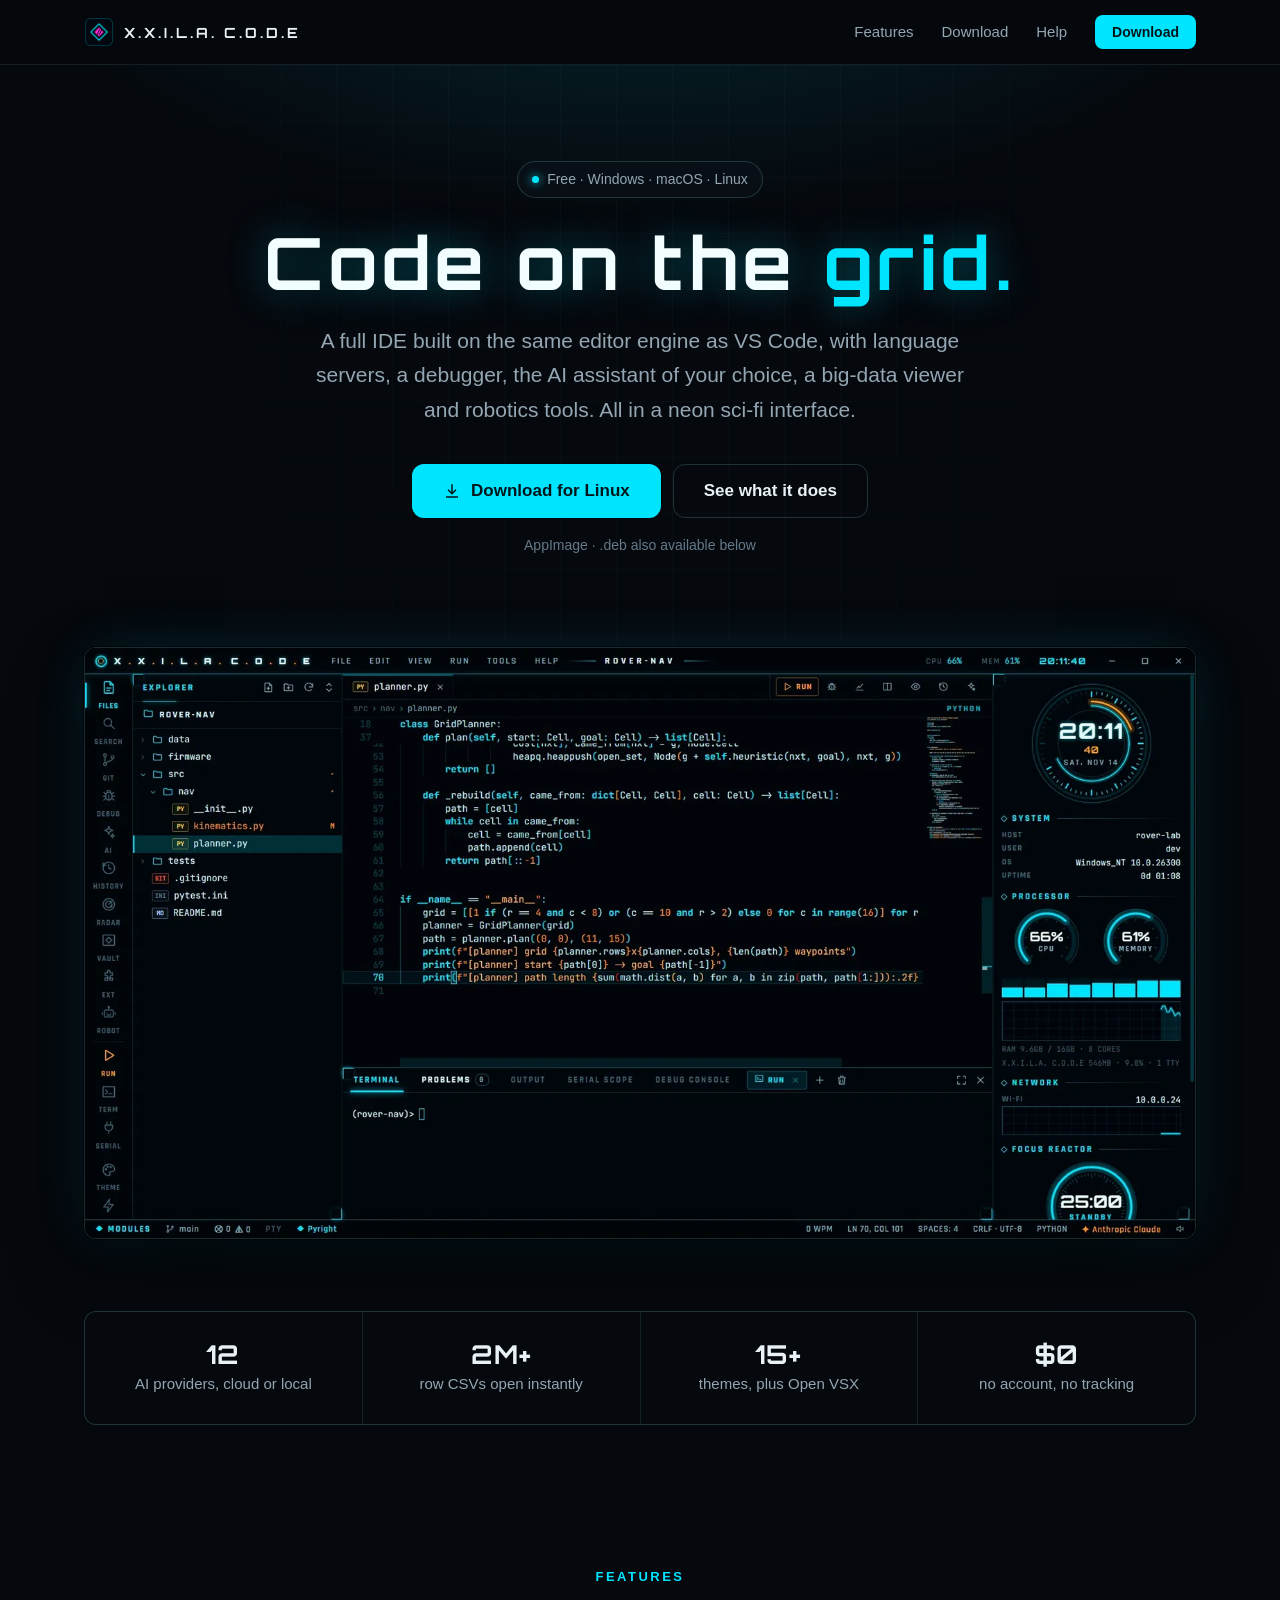
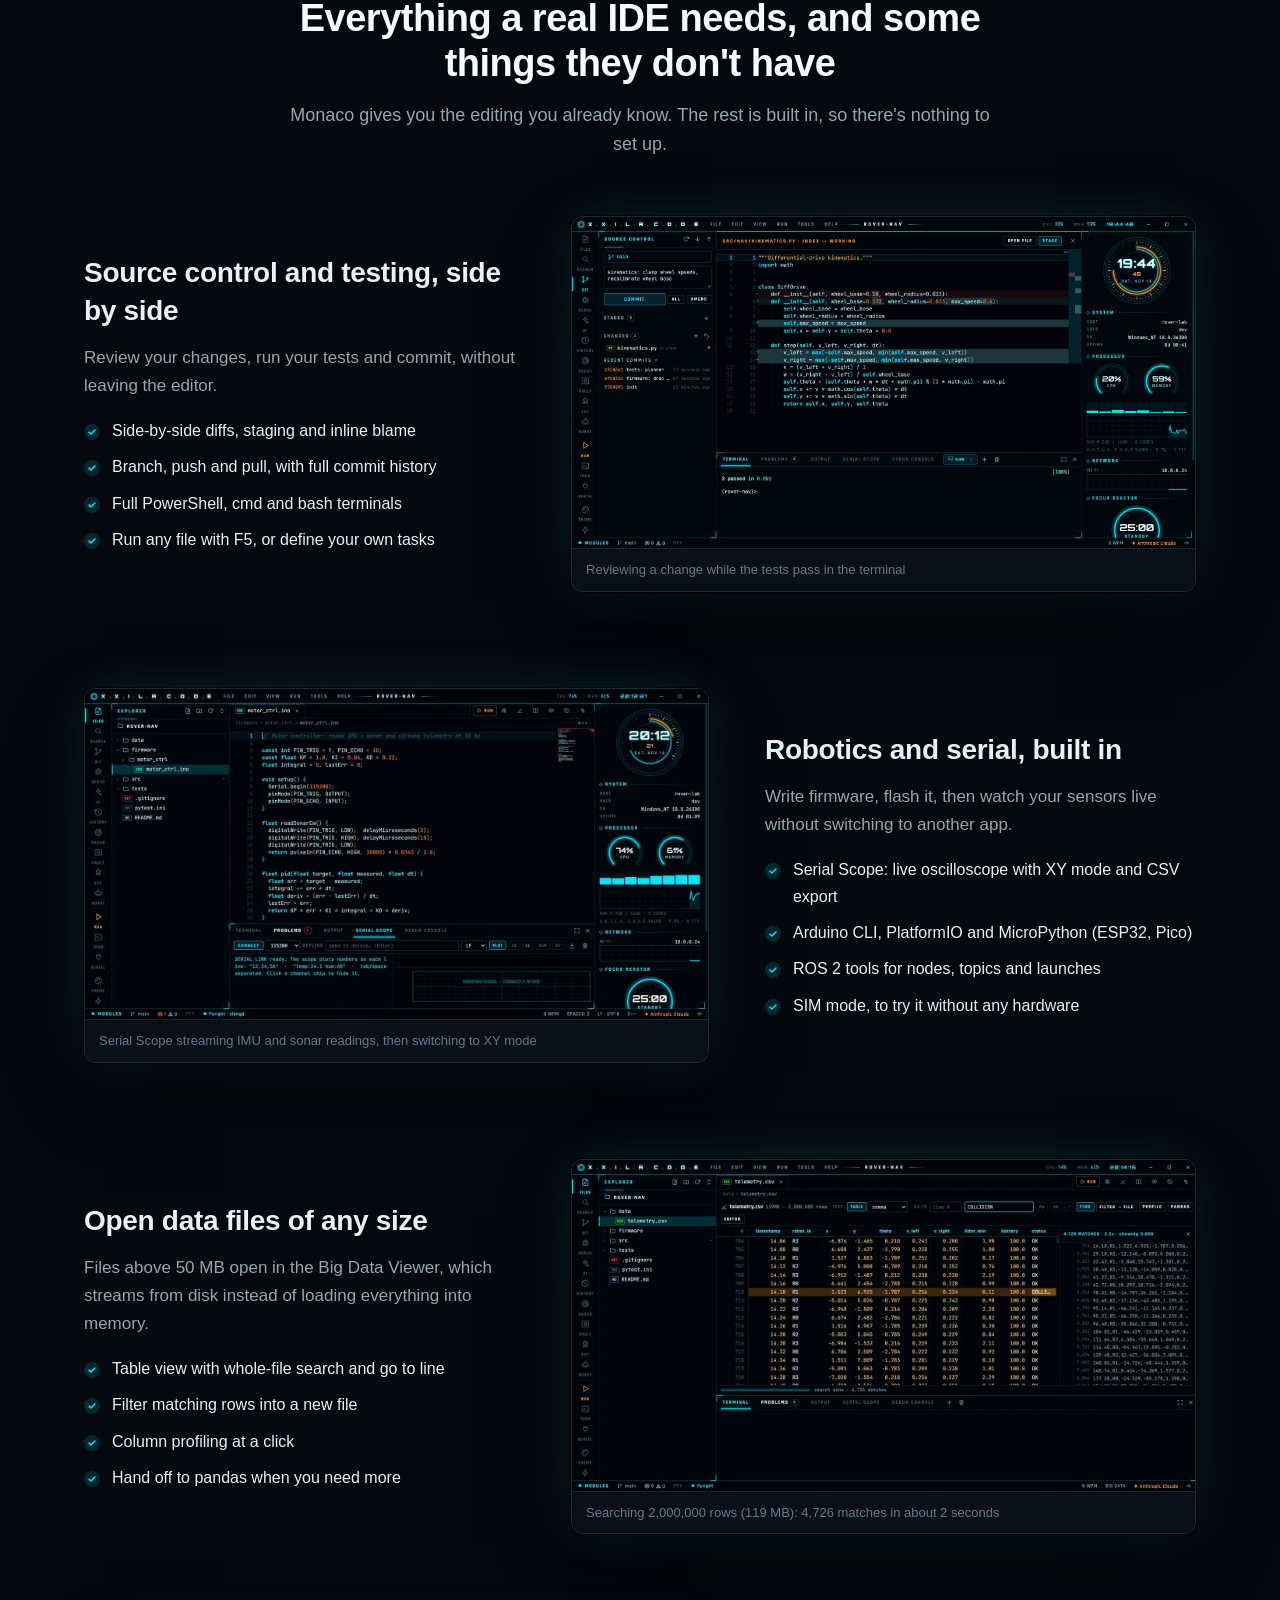
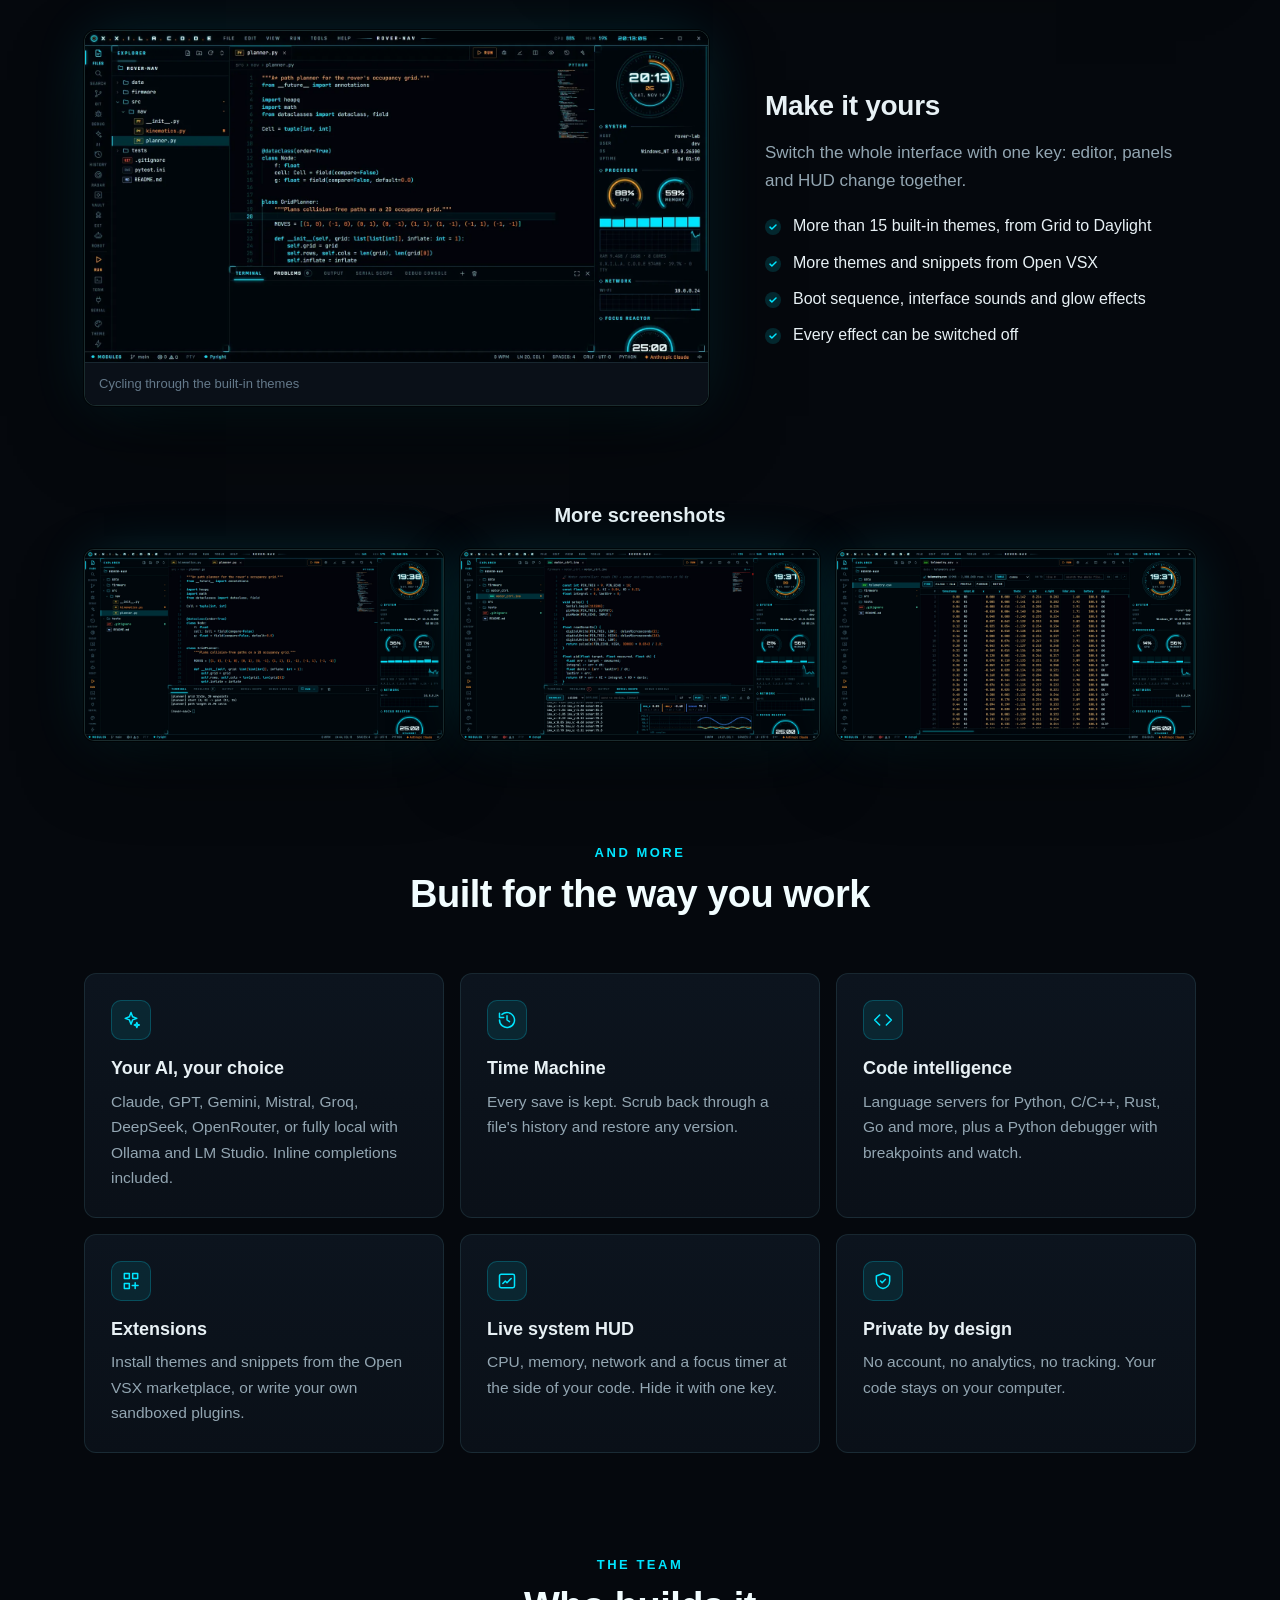
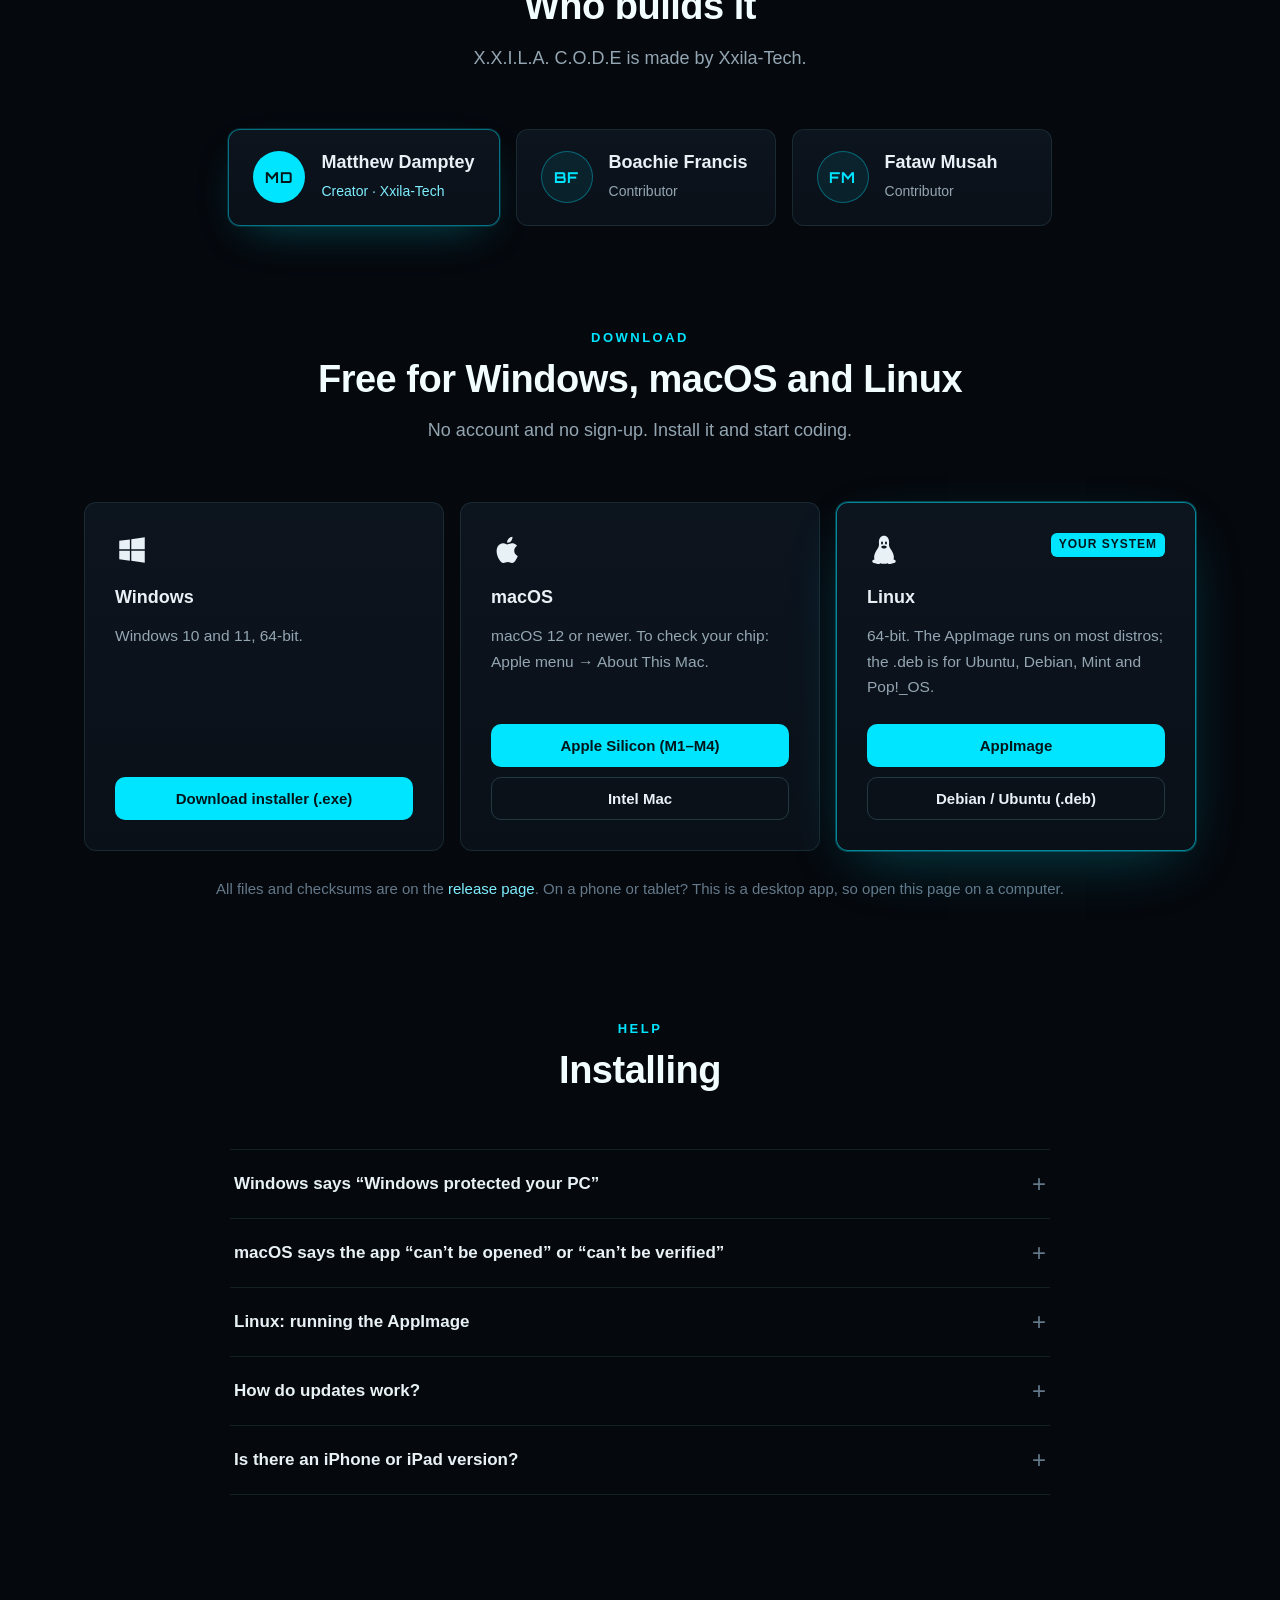
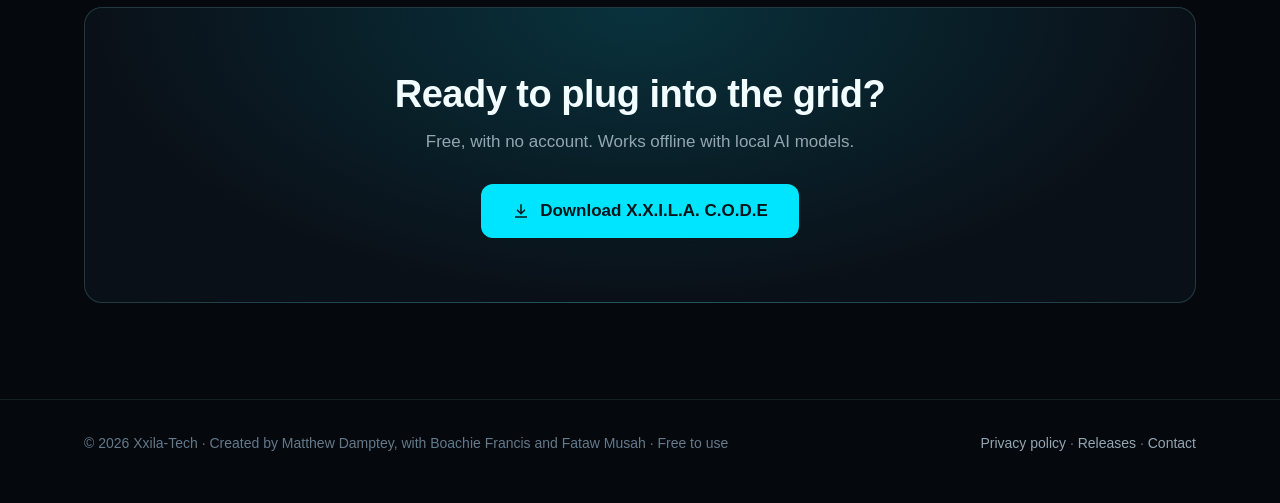
<file: docs/index.html>
<!DOCTYPE html>
<html lang="en">
<head>
<meta charset="utf-8">
<meta name="viewport" content="width=device-width, initial-scale=1">
<title>X.X.I.L.A. C.O.D.E — the sci-fi code editor with real IDE power</title>
<meta name="description" content="X.X.I.L.A. C.O.D.E is a free code editor with real IDE power: language servers, a debugger, the AI assistant of your choice, a big-data viewer and robotics tools. Download for Windows, macOS and Linux.">
<meta property="og:title" content="X.X.I.L.A. C.O.D.E">
<meta property="og:description" content="A sci-fi code editor with real IDE power. Free for Windows, macOS and Linux.">
<meta property="og:image" content="https://matthew-dam.github.io/xxila-code/img/og.png">
<meta name="twitter:card" content="summary_large_image">
<meta name="theme-color" content="#05080d">
<link rel="icon" href="favicon.png">
<link rel="stylesheet" href="style.css">
</head>
<body>

<header class="top">
  <div class="wrap">
    <a class="brand" href="./"><img src="img/icon.png" alt="">X.X.I.L.A. C.O.D.E</a>
    <nav>
      <a href="#features">Features</a>
      <a href="#download">Download</a>
      <a href="#install">Help</a>
      <a class="btn small" href="#download" id="nav-dl">Download</a>
    </nav>
  </div>
</header>

<main>
  <div class="hero">
    <div class="wrap">
      <div class="eyebrow"><span class="dot"></span><span id="ver-pill">Free · Windows · macOS · Linux</span></div>
      <h1>Code on the <span class="accent">grid.</span></h1>
      <p class="lead">A full IDE built on the same editor engine as VS Code, with language servers, a debugger, the AI assistant of your choice, a big-data viewer and robotics tools. All in a neon sci-fi interface.</p>
      <div class="cta">
        <a id="main-dl" class="btn big" href="#download">
          <svg viewBox="0 0 24 24"><path d="M11 3h2v10.2l3.6-3.6 1.4 1.4-6 6-6-6 1.4-1.4 3.6 3.6V3zM4 19h16v2H4z"/></svg>
          <span id="main-dl-label">Download free</span>
        </a>
        <a class="btn big ghost" href="#features">See what it does</a>
      </div>
      <div class="sub" id="main-dl-sub">Windows · macOS · Linux</div>
      <div class="ver" id="ver"></div>

      <figure class="window hero-shot">
        <video autoplay muted loop playsinline preload="auto" poster="media/code-poster.webp" width="1600" height="850" aria-label="Typing Python code in X.X.I.L.A. C.O.D.E and running it in the built-in terminal">
          <source src="media/code.mp4" type="video/mp4">
        </video>
      </figure>

      <div class="stats">
        <div class="stat"><strong>12</strong><span>AI providers, cloud or local</span></div>
        <div class="stat"><strong>2M+</strong><span>row CSVs open instantly</span></div>
        <div class="stat"><strong>15+</strong><span>themes, plus Open VSX</span></div>
        <div class="stat"><strong>$0</strong><span>no account, no tracking</span></div>
      </div>
    </div>
  </div>

  <section id="features">
    <div class="wrap">
      <div class="section-head">
        <div class="kicker">Features</div>
        <h2>Everything a real IDE needs, and some things they don't have</h2>
        <p>Monaco gives you the editing you already know. The rest is built in, so there's nothing to set up.</p>
      </div>

      <div class="row">
        <div class="text">
          <h3>Source control and testing, side by side</h3>
          <p>Review your changes, run your tests and commit, without leaving the editor.</p>
          <ul class="checks">
            <li>Side-by-side diffs, staging and inline blame</li>
            <li>Branch, push and pull, with full commit history</li>
            <li>Full PowerShell, cmd and bash terminals</li>
            <li>Run any file with F5, or define your own tasks</li>
          </ul>
        </div>
        <figure class="window">
          <img src="img/git.webp" alt="Source control view with a side-by-side diff of kinematics.py and passing tests in the terminal" loading="lazy" width="1920" height="1020">
          <figcaption>Reviewing a change while the tests pass in the terminal</figcaption>
        </figure>
      </div>

      <div class="row flip">
        <div class="text">
          <h3>Robotics and serial, built in</h3>
          <p>Write firmware, flash it, then watch your sensors live without switching to another app.</p>
          <ul class="checks">
            <li>Serial Scope: live oscilloscope with XY mode and CSV export</li>
            <li>Arduino CLI, PlatformIO and MicroPython (ESP32, Pico)</li>
            <li>ROS 2 tools for nodes, topics and launches</li>
            <li>SIM mode, to try it without any hardware</li>
          </ul>
        </div>
        <figure class="window">
          <video muted loop playsinline preload="none" poster="media/scope-poster.webp" width="1600" height="850" aria-label="Serial Scope plotting live IMU and sonar data, then switching to XY mode">
            <source src="media/scope.mp4" type="video/mp4">
          </video>
          <figcaption>Serial Scope streaming IMU and sonar readings, then switching to XY mode</figcaption>
        </figure>
      </div>

      <div class="row">
        <div class="text">
          <h3>Open data files of any size</h3>
          <p>Files above 50 MB open in the Big Data Viewer, which streams from disk instead of loading everything into memory.</p>
          <ul class="checks">
            <li>Table view with whole-file search and go to line</li>
            <li>Filter matching rows into a new file</li>
            <li>Column profiling at a click</li>
            <li>Hand off to pandas when you need more</li>
          </ul>
        </div>
        <figure class="window">
          <video muted loop playsinline preload="none" poster="media/bigdata-poster.webp" width="1600" height="850" aria-label="Searching a two-million-row CSV for COLLISION">
            <source src="media/bigdata.mp4" type="video/mp4">
          </video>
          <figcaption>Searching 2,000,000 rows (119 MB): 4,726 matches in about 2 seconds</figcaption>
        </figure>
      </div>

      <div class="row flip">
        <div class="text">
          <h3>Make it yours</h3>
          <p>Switch the whole interface with one key: editor, panels and HUD change together.</p>
          <ul class="checks">
            <li>More than 15 built-in themes, from Grid to Daylight</li>
            <li>More themes and snippets from Open VSX</li>
            <li>Boot sequence, interface sounds and glow effects</li>
            <li>Every effect can be switched off</li>
          </ul>
        </div>
        <figure class="window">
          <video muted loop playsinline preload="none" poster="media/themes-poster.webp" width="1600" height="850" aria-label="Cycling through the built-in color themes">
            <source src="media/themes.mp4" type="video/mp4">
          </video>
          <figcaption>Cycling through the built-in themes</figcaption>
        </figure>
      </div>

      <div class="gallery">
        <h3>More screenshots</h3>
        <div class="thumbs">
          <figure class="window"><img src="img/editor.webp" alt="Editor with file explorer, terminal output and system HUD" loading="lazy" width="1920" height="1020"></figure>
          <figure class="window"><img src="img/scope.webp" alt="Arduino firmware with Serial Scope plotting sensor data" loading="lazy" width="1920" height="1020"></figure>
          <figure class="window"><img src="img/bigdata.webp" alt="Big Data Viewer showing a two-million-row CSV" loading="lazy" width="1920" height="1020"></figure>
        </div>
      </div>
    </div>
  </section>

  <section>
    <div class="wrap">
      <div class="section-head">
        <div class="kicker">And more</div>
        <h2>Built for the way you work</h2>
      </div>
      <div class="grid">
        <div class="card">
          <div class="ico"><svg viewBox="0 0 24 24"><path d="M12 3l1.9 5.1L19 10l-5.1 1.9L12 17l-1.9-5.1L5 10l5.1-1.9z"/><path d="M19 15l.8 2.2L22 18l-2.2.8L19 21l-.8-2.2L16 18l2.2-.8z"/></svg></div>
          <h3>Your AI, your choice</h3>
          <p>Claude, GPT, Gemini, Mistral, Groq, DeepSeek, OpenRouter, or fully local with Ollama and LM Studio. Inline completions included.</p>
        </div>
        <div class="card">
          <div class="ico"><svg viewBox="0 0 24 24"><path d="M3 12a9 9 0 1 0 3-6.7"/><path d="M3 4v5h5"/><path d="M12 7v5l3 2"/></svg></div>
          <h3>Time Machine</h3>
          <p>Every save is kept. Scrub back through a file's history and restore any version.</p>
        </div>
        <div class="card">
          <div class="ico"><svg viewBox="0 0 24 24"><path d="M8 6l-6 6 6 6M16 6l6 6-6 6"/></svg></div>
          <h3>Code intelligence</h3>
          <p>Language servers for Python, C/C++, Rust, Go and more, plus a Python debugger with breakpoints and watch.</p>
        </div>
        <div class="card">
          <div class="ico"><svg viewBox="0 0 24 24"><path d="M10 3H4v6h6zM20 3h-6v6h6zM10 15H4v6h6z"/><path d="M17 14v7M13.5 17.5h7"/></svg></div>
          <h3>Extensions</h3>
          <p>Install themes and snippets from the Open VSX marketplace, or write your own sandboxed plugins.</p>
        </div>
        <div class="card">
          <div class="ico"><svg viewBox="0 0 24 24"><rect x="3" y="4" width="18" height="16" rx="2"/><path d="M7 15l3-3 2 2 5-5"/></svg></div>
          <h3>Live system HUD</h3>
          <p>CPU, memory, network and a focus timer at the side of your code. Hide it with one key.</p>
        </div>
        <div class="card">
          <div class="ico"><svg viewBox="0 0 24 24"><path d="M12 3l8 3v6c0 4.5-3.4 8.2-8 9-4.6-.8-8-4.5-8-9V6z"/><path d="M9 12l2 2 4-4"/></svg></div>
          <h3>Private by design</h3>
          <p>No account, no analytics, no tracking. Your code stays on your computer.</p>
        </div>
      </div>
    </div>
  </section>

  <section id="team">
    <div class="wrap">
      <div class="section-head">
        <div class="kicker">The team</div>
        <h2>Who builds it</h2>
        <p>X.X.I.L.A. C.O.D.E is made by Xxila-Tech.</p>
      </div>
      <div class="team">
        <div class="person lead-person">
          <div class="avatar">MD</div>
          <div>
            <h3>Matthew Damptey</h3>
            <span class="role">Creator · Xxila-Tech</span>
          </div>
        </div>
        <div class="person">
          <div class="avatar">BF</div>
          <div>
            <h3>Boachie Francis</h3>
            <span class="role">Contributor</span>
          </div>
        </div>
        <div class="person">
          <div class="avatar">FM</div>
          <div>
            <h3>Fataw Musah</h3>
            <span class="role">Contributor</span>
          </div>
        </div>
      </div>
    </div>
  </section>

  <section id="download">
    <div class="wrap">
      <div class="section-head">
        <div class="kicker">Download</div>
        <h2>Free for Windows, macOS and Linux</h2>
        <p>No account and no sign-up. Install it and start coding.</p>
      </div>
      <div class="dl-grid">
        <div class="card os" data-os="windows">
          <span class="tag">Your system</span>
          <svg class="os-ico" viewBox="0 0 24 24"><path d="M3 5.5l7.5-1v7H3zM11.5 4.4L21 3v8.5h-9.5zM3 12.5h7.5v7L3 18.5zM11.5 12.5H21V21l-9.5-1.4z"/></svg>
          <h3>Windows</h3>
          <p>Windows 10 and 11, 64-bit.</p>
          <div class="links">
            <a class="btn" data-file="XXILA-CODE-Setup-x64.exe">Download installer (.exe)</a>
            <a class="btn orange" id="store-btn" hidden>Get it from Microsoft Store</a>
          </div>
        </div>
        <div class="card os" data-os="mac">
          <span class="tag">Your system</span>
          <svg class="os-ico" viewBox="0 0 24 24"><path d="M16.4 12.6c0-2.4 2-3.5 2-3.6-1.1-1.6-2.8-1.8-3.4-1.8-1.4-.1-2.8.9-3.5.9s-1.8-.9-3-.8c-1.5 0-3 .9-3.8 2.3-1.6 2.8-.4 7 1.2 9.3.8 1.1 1.7 2.4 2.9 2.3 1.2 0 1.6-.7 3-.7s1.8.7 3 .7c1.3 0 2.1-1.1 2.8-2.3.9-1.3 1.3-2.6 1.3-2.6s-2.5-1-2.5-3.7zM14.2 5.6c.6-.8 1.1-1.8.9-2.9-.9 0-2 .6-2.7 1.4-.6.7-1.1 1.7-1 2.8 1.1.1 2.1-.5 2.8-1.3z"/></svg>
          <h3>macOS</h3>
          <p>macOS 12 or newer. To check your chip: Apple menu → About This Mac.</p>
          <div class="links">
            <a class="btn" data-file="XXILA-CODE-mac-arm64.dmg">Apple Silicon (M1–M4)</a>
            <a class="btn ghost" data-file="XXILA-CODE-mac-x64.dmg">Intel Mac</a>
          </div>
        </div>
        <div class="card os" data-os="linux">
          <span class="tag">Your system</span>
          <svg class="os-ico" viewBox="0 0 24 24"><path d="M12 2c-2.2 0-3.6 1.8-3.6 4.4 0 1.5.4 2.5-.6 4.1C6.6 12.3 5 14.6 5 17c0 .6.1 1.1.3 1.6-.7.4-1.6.6-1.6 1.5 0 1 1.6 1.2 3.2 1.6 1.2.3 1.9.3 2.4-.4.8.3 1.7.4 2.7.4s1.9-.1 2.7-.4c.5.7 1.2.7 2.4.4 1.6-.4 3.2-.6 3.2-1.6 0-.9-.9-1.1-1.6-1.5.2-.5.3-1 .3-1.6 0-2.4-1.6-4.7-2.8-6.5-1-1.6-.6-2.6-.6-4.1C15.6 3.8 14.2 2 12 2zm-1.4 4c.4 0 .7.5.7 1.1s-.3 1.1-.7 1.1-.7-.5-.7-1.1.3-1.1.7-1.1zm2.8 0c.4 0 .7.5.7 1.1s-.3 1.1-.7 1.1-.7-.5-.7-1.1.3-1.1.7-1.1zM12 8.8c.9 0 2 .6 2 1 0 .5-1.1 1.1-2 1.1s-2-.6-2-1.1c0-.4 1.1-1 2-1z"/></svg>
          <h3>Linux</h3>
          <p>64-bit. The AppImage runs on most distros; the .deb is for Ubuntu, Debian, Mint and Pop!_OS.</p>
          <div class="links">
            <a class="btn" data-file="XXILA-CODE-x86_64.AppImage">AppImage</a>
            <a class="btn ghost" data-file="xxila-code_amd64.deb">Debian / Ubuntu (.deb)</a>
          </div>
        </div>
      </div>
      <p class="dl-note">All files and checksums are on the <a id="all-releases" href="https://github.com/Matthew-Dam/xxila-code/releases">release page</a>. On a phone or tablet? This is a desktop app, so open this page on a computer.</p>
    </div>
  </section>

  <section id="install">
    <div class="wrap">
      <div class="section-head">
        <div class="kicker">Help</div>
        <h2>Installing</h2>
      </div>
      <div class="faq">
        <details><summary>Windows says “Windows protected your PC”</summary><div>
          The installer is new and not yet widely downloaded, so SmartScreen shows a warning. Click <b>More info</b> → <b>Run anyway</b>.
          Installing from the Microsoft Store avoids this warning entirely.
        </div></details>
        <details><summary>macOS says the app “can’t be opened” or “can’t be verified”</summary><div>
          Drag the app into <b>Applications</b>, then <b>right-click it → Open → Open</b>. You only do this once.
          On macOS 15 and newer: try to open it, then go to <b>System Settings → Privacy &amp; Security</b>, scroll down and click <b>Open Anyway</b>.
          If macOS reports the app as “damaged”, run this once in Terminal:
          <pre>xattr -cr "/Applications/X.X.I.L.A. C.O.D.E.app"</pre>
        </div></details>
        <details><summary>Linux: running the AppImage</summary><div>
          Make it executable, then run it:
          <pre>chmod +x XXILA-CODE-x86_64.AppImage
./XXILA-CODE-x86_64.AppImage</pre>
          If it complains about FUSE on Ubuntu 22.04 or newer: <code>sudo apt install libfuse2</code> (24.04: <code>libfuse2t64</code>).<br>
          For the .deb: <code>sudo apt install ./xxila-code_amd64.deb</code>, then launch it from your app menu.
        </div></details>
        <details><summary>How do updates work?</summary><div>
          The app checks once a day whether a newer version is on this page and offers to open it. You can turn that off in Settings.
          Microsoft Store installs update automatically through the Store.
        </div></details>
        <details><summary>Is there an iPhone or iPad version?</summary><div>
          No. Apple doesn’t allow apps on iPhone or iPad to run terminals, compilers or language servers, which this editor depends on.
        </div></details>
      </div>

      <div class="band">
        <h2>Ready to plug into the grid?</h2>
        <p>Free, with no account. Works offline with local AI models.</p>
        <a class="btn big" href="#download" id="band-dl">
          <svg viewBox="0 0 24 24"><path d="M11 3h2v10.2l3.6-3.6 1.4 1.4-6 6-6-6 1.4-1.4 3.6 3.6V3zM4 19h16v2H4z"/></svg>
          <span>Download X.X.I.L.A. C.O.D.E</span>
        </a>
      </div>
    </div>
  </section>
</main>

<footer>
  <div class="wrap">
    <span>© 2026 Xxila-Tech · Created by Matthew Damptey, with Boachie Francis and Fataw Musah · Free to use</span>
    <span><a href="privacy.html">Privacy policy</a> · <a href="https://github.com/Matthew-Dam/xxila-code/releases">Releases</a> · <a href="mailto:dampteymatthew13579@gmail.com">Contact</a></span>
  </div>
</footer>

<script>
(() => {
  const OWNER = 'Matthew-Dam', REPO = 'xxila-code';
  // Paste the Store link here after Microsoft approves the app, e.g. 'https://apps.microsoft.com/detail/9XXXXXXXXXXX'
  const STORE_URL = '';
  const DL = (f) => `https://github.com/${OWNER}/${REPO}/releases/latest/download/${f}`;
  document.querySelectorAll('[data-file]').forEach((a) => (a.href = DL(a.dataset.file)));
  const store = document.getElementById('store-btn');
  if (STORE_URL) { store.href = STORE_URL; store.hidden = false; }

  const ua = navigator.userAgent, uad = navigator.userAgentData;
  const plat = (uad && uad.platform) || navigator.platform || '';
  const mobile = /Android|iPhone|iPad|iPod/i.test(ua) || (uad && uad.mobile) || (/Mac/.test(plat) && navigator.maxTouchPoints > 1);
  let os = /Win/i.test(plat) ? 'windows' : /Mac/i.test(plat) ? 'mac' : /Linux|X11/i.test(plat + ua) ? 'linux' : '';
  if (mobile) os = '';
  const btn = document.getElementById('main-dl'), label = document.getElementById('main-dl-label'), sub = document.getElementById('main-dl-sub');
  const extra = [document.getElementById('band-dl')];
  const set = (file, text, note) => {
    btn.href = DL(file); label.textContent = text; if (note) sub.textContent = note;
    extra.forEach((a) => a && (a.href = DL(file)));
  };
  if (os) document.querySelector(`[data-os="${os}"]`).classList.add('hl');
  if (os === 'windows') set('XXILA-CODE-Setup-x64.exe', 'Download for Windows', 'Windows 10 / 11 · 64-bit · other systems below');
  else if (os === 'linux') set('XXILA-CODE-x86_64.AppImage', 'Download for Linux', 'AppImage · .deb also available below');
  else if (os === 'mac') {
    set('XXILA-CODE-mac-arm64.dmg', 'Download for Mac', 'Apple Silicon build · Intel version below');
    if (uad && uad.getHighEntropyValues) uad.getHighEntropyValues(['architecture']).then((v) => {
      if (v.architecture === 'x86') set('XXILA-CODE-mac-x64.dmg', 'Download for Mac', 'Intel build · Apple Silicon version below');
    }).catch(() => {});
  } else if (mobile) sub.textContent = 'Desktop app: open this page on a Windows, Mac or Linux computer';

  fetch(`https://api.github.com/repos/${OWNER}/${REPO}/releases/latest`).then((r) => (r.ok ? r.json() : null)).then((j) => {
    if (!j) return;
    const d = new Date(j.published_at);
    const when = d.toLocaleDateString(undefined, { year: 'numeric', month: 'short', day: 'numeric' });
    document.getElementById('ver').textContent = `Latest: ${j.tag_name} · ${when}`;
    document.getElementById('ver-pill').textContent = `${j.tag_name} is out · Free for Windows, macOS and Linux`;
  }).catch(() => {});

  // play feature clips only while they're on screen
  const vids = document.querySelectorAll('video');
  if ('IntersectionObserver' in window) {
    const io = new IntersectionObserver((entries) => entries.forEach((e) => {
      const v = e.target;
      if (e.isIntersecting) { if (v.preload === 'none') v.preload = 'auto'; v.play().catch(() => {}); } else v.pause();
    }), { threshold: 0.35 });
    vids.forEach((v) => io.observe(v));
  } else vids.forEach((v) => { v.preload = 'auto'; v.play().catch(() => {}); });

  // click a screenshot to view it full size
  document.querySelectorAll('.window img').forEach((img) => img.addEventListener('click', () => {
    const box = document.createElement('div');
    box.className = 'lightbox';
    const big = document.createElement('img');
    big.src = img.src; big.alt = img.alt;
    box.append(big);
    const close = () => { box.remove(); document.removeEventListener('keydown', onKey); };
    const onKey = (e) => { if (e.key === 'Escape') close(); };
    box.addEventListener('click', close);
    document.addEventListener('keydown', onKey);
    document.body.append(box);
  }));
})();
</script>
</body>
</html>
</file>
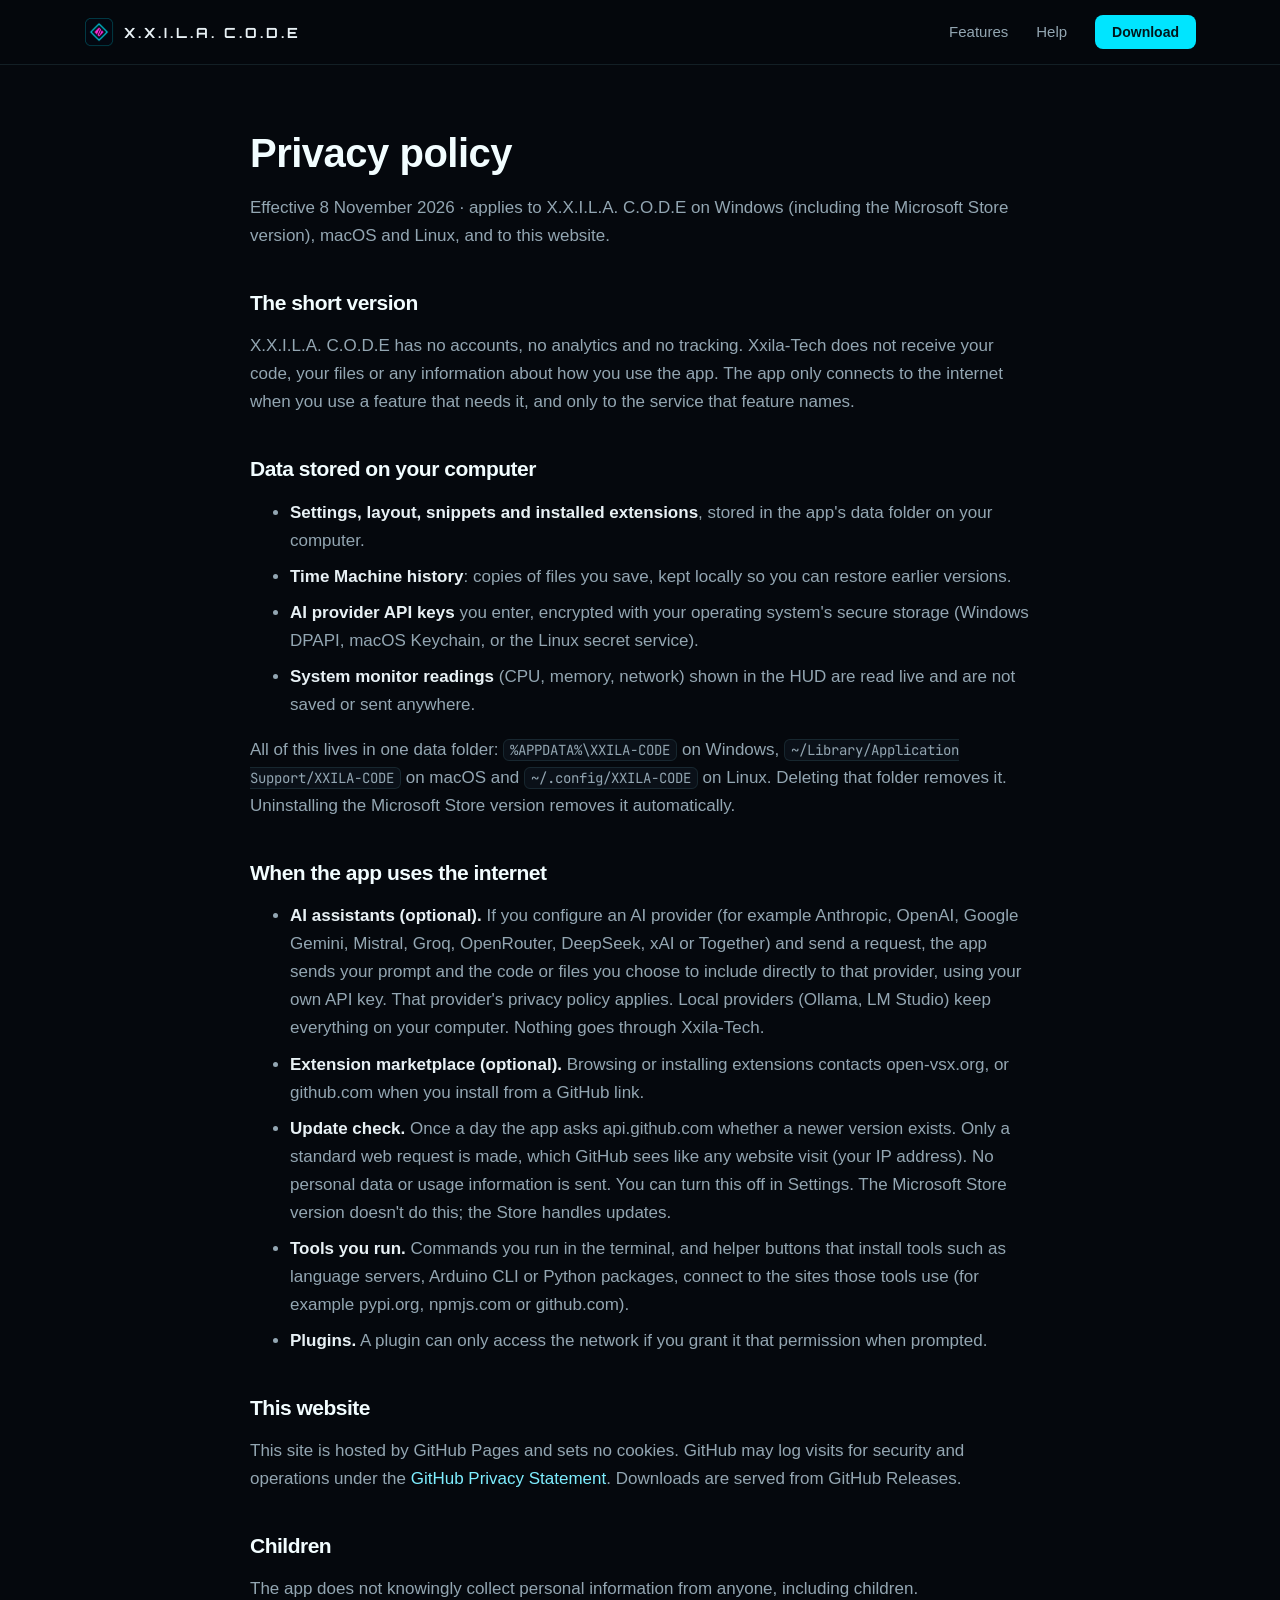
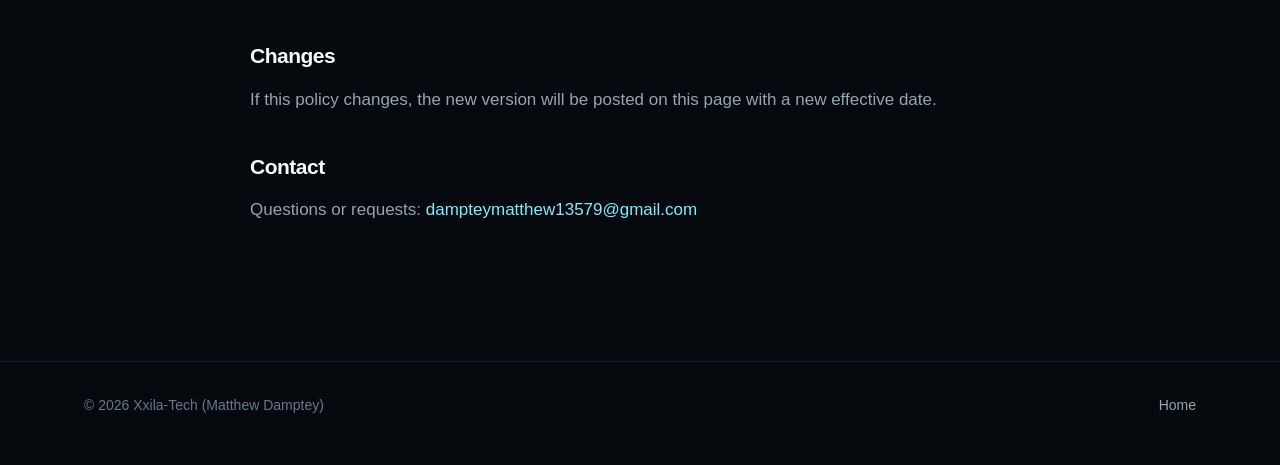
<file: docs/privacy.html>
<!DOCTYPE html>
<html lang="en">
<head>
<meta charset="utf-8">
<meta name="viewport" content="width=device-width, initial-scale=1">
<title>Privacy Policy — X.X.I.L.A. C.O.D.E</title>
<link rel="icon" href="favicon.png">
<link rel="stylesheet" href="style.css">
</head>
<body>
<header class="top">
  <div class="wrap">
    <a class="brand" href="./"><img src="img/icon.png" alt="">X.X.I.L.A. C.O.D.E</a>
    <nav><a href="./#features">Features</a><a href="./#install">Help</a><a class="btn small" href="./#download">Download</a></nav>
  </div>
</header>
<div class="wrap">

  <main class="doc">
    <h1>Privacy policy</h1>
    <p class="muted">Effective 8 November 2026 · applies to X.X.I.L.A. C.O.D.E on Windows (including the Microsoft Store version), macOS and Linux, and to this website.</p>

    <h2>The short version</h2>
    <p>X.X.I.L.A. C.O.D.E has no accounts, no analytics and no tracking. Xxila-Tech does not receive your code, your files or any information about how you use the app. The app only connects to the internet when you use a feature that needs it, and only to the service that feature names.</p>

    <h2>Data stored on your computer</h2>
    <ul>
      <li><b>Settings, layout, snippets and installed extensions</b>, stored in the app's data folder on your computer.</li>
      <li><b>Time Machine history</b>: copies of files you save, kept locally so you can restore earlier versions.</li>
      <li><b>AI provider API keys</b> you enter, encrypted with your operating system's secure storage (Windows DPAPI, macOS Keychain, or the Linux secret service).</li>
      <li><b>System monitor readings</b> (CPU, memory, network) shown in the HUD are read live and are not saved or sent anywhere.</li>
    </ul>
    <p>All of this lives in one data folder: <code>%APPDATA%\XXILA-CODE</code> on Windows, <code>~/Library/Application Support/XXILA-CODE</code> on macOS and <code>~/.config/XXILA-CODE</code> on Linux. Deleting that folder removes it. Uninstalling the Microsoft Store version removes it automatically.</p>

    <h2>When the app uses the internet</h2>
    <ul>
      <li><b>AI assistants (optional).</b> If you configure an AI provider (for example Anthropic, OpenAI, Google Gemini, Mistral, Groq, OpenRouter, DeepSeek, xAI or Together) and send a request, the app sends your prompt and the code or files you choose to include directly to that provider, using your own API key. That provider's privacy policy applies. Local providers (Ollama, LM Studio) keep everything on your computer. Nothing goes through Xxila-Tech.</li>
      <li><b>Extension marketplace (optional).</b> Browsing or installing extensions contacts open-vsx.org, or github.com when you install from a GitHub link.</li>
      <li><b>Update check.</b> Once a day the app asks api.github.com whether a newer version exists. Only a standard web request is made, which GitHub sees like any website visit (your IP address). No personal data or usage information is sent. You can turn this off in Settings. The Microsoft Store version doesn't do this; the Store handles updates.</li>
      <li><b>Tools you run.</b> Commands you run in the terminal, and helper buttons that install tools such as language servers, Arduino CLI or Python packages, connect to the sites those tools use (for example pypi.org, npmjs.com or github.com).</li>
      <li><b>Plugins.</b> A plugin can only access the network if you grant it that permission when prompted.</li>
    </ul>

    <h2>This website</h2>
    <p>This site is hosted by GitHub Pages and sets no cookies. GitHub may log visits for security and operations under the <a href="https://docs.github.com/site-policy/privacy-policies/github-general-privacy-statement">GitHub Privacy Statement</a>. Downloads are served from GitHub Releases.</p>

    <h2>Children</h2>
    <p>The app does not knowingly collect personal information from anyone, including children.</p>

    <h2>Changes</h2>
    <p>If this policy changes, the new version will be posted on this page with a new effective date.</p>

    <h2>Contact</h2>
    <p>Questions or requests: <a href="mailto:dampteymatthew13579@gmail.com">dampteymatthew13579@gmail.com</a></p>
  </main>

</div>
<footer>
  <div class="wrap">
    <span>© 2026 Xxila-Tech (Matthew Damptey)</span>
    <span><a href="./">Home</a></span>
  </div>
</footer>
</body>
</html>
</file>
<file: docs/style.css>
@font-face { font-family: 'Orbitron'; font-weight: 700; src: url(fonts/orbitron-latin-700-normal.woff2) format('woff2'); font-display: swap; }
@font-face { font-family: 'Rajdhani'; font-weight: 500; src: url(fonts/rajdhani-latin-500-normal.woff2) format('woff2'); font-display: swap; }
@font-face { font-family: 'JetBrains Mono'; font-weight: 400; src: url(fonts/jetbrains-mono-latin-400-normal.woff2) format('woff2'); font-display: swap; }

:root {
  --bg: #05080d;
  --bg-2: #0a1018;
  --panel: #0c141e;
  --line: rgba(143, 244, 255, .10);
  --line-2: rgba(143, 244, 255, .18);
  --cyan: #00e5ff;
  --cyan-soft: #7eeeff;
  --orange: #ff9b1f;
  --text: #e8f1f5;
  --muted: #93a6b2;
  --dim: #64798a;
  --radius: 12px;
  --sans: 'Segoe UI', -apple-system, BlinkMacSystemFont, 'Helvetica Neue', Arial, sans-serif;
  --display: 'Orbitron', var(--sans);
  --mono: 'JetBrains Mono', ui-monospace, Consolas, monospace;
}

* { box-sizing: border-box; }
html { scroll-behavior: smooth; scroll-padding-top: 80px; }
body {
  margin: 0; background: var(--bg); color: var(--text);
  font: 400 17px/1.65 var(--sans);
  -webkit-font-smoothing: antialiased;
}
img { max-width: 100%; }
a { color: var(--cyan-soft); text-decoration: none; }
a:hover { text-decoration: underline; }
b { color: var(--text); font-weight: 600; }
code, pre { font-family: var(--mono); font-size: 14px; }
code { background: var(--bg-2); border: 1px solid var(--line); border-radius: 6px; padding: 1px 6px; }
pre { background: #020407; border: 1px solid var(--line); border-radius: 8px; padding: 14px 16px; overflow-x: auto; color: var(--cyan-soft); }

.wrap { max-width: 1160px; margin: 0 auto; padding: 0 24px; }

/* ---------- header ---------- */
header.top {
  position: sticky; top: 0; z-index: 20;
  background: rgba(5, 8, 13, .82); backdrop-filter: saturate(140%) blur(12px); -webkit-backdrop-filter: saturate(140%) blur(12px);
  border-bottom: 1px solid var(--line);
}
header.top .wrap { display: flex; align-items: center; justify-content: space-between; height: 64px; }
.brand { display: flex; align-items: center; gap: 10px; font: 700 14px var(--display); letter-spacing: 3px; color: var(--text); }
.brand:hover { text-decoration: none; }
.brand img { width: 30px; height: 30px; }
nav { display: flex; align-items: center; gap: 28px; }
nav a { color: var(--muted); font-size: 15px; font-weight: 500; }
nav a:hover { color: var(--text); text-decoration: none; }
nav a.btn { color: #00161b; }

/* ---------- buttons ---------- */
.btn {
  display: inline-flex; align-items: center; justify-content: center; gap: 10px;
  padding: 12px 22px; border-radius: 10px; border: 1px solid transparent;
  font: 600 15px var(--sans); cursor: pointer; transition: background .15s, border-color .15s, transform .15s, box-shadow .15s;
  background: var(--cyan); color: #00161b;
}
.btn:hover { text-decoration: none; background: #5cf0ff; box-shadow: 0 6px 24px rgba(0, 229, 255, .28); }
.btn:active { transform: translateY(1px); }
.btn svg { width: 18px; height: 18px; fill: currentColor; flex: none; }
.btn.small { padding: 8px 16px; font-size: 14px; border-radius: 8px; }
.btn.big { padding: 16px 30px; font-size: 17px; border-radius: 12px; }
.btn.ghost { background: transparent; color: var(--text); border-color: var(--line-2); }
.btn.ghost:hover { background: rgba(143, 244, 255, .06); border-color: rgba(143, 244, 255, .35); box-shadow: none; }
.btn.orange { background: transparent; color: var(--orange); border-color: rgba(255, 155, 31, .45); }
.btn.orange:hover { background: rgba(255, 155, 31, .08); box-shadow: none; }

/* ---------- hero ---------- */
.hero { position: relative; padding: 96px 0 40px; text-align: center; overflow: hidden; }
.hero::before {
  content: ''; position: absolute; inset: -40% -10% auto; height: 760px; pointer-events: none;
  background: radial-gradient(ellipse at center, rgba(0, 229, 255, .16), transparent 62%);
}
.hero::after {
  content: ''; position: absolute; inset: 0; pointer-events: none; opacity: .5;
  background-image: linear-gradient(rgba(143,244,255,.05) 1px, transparent 1px), linear-gradient(90deg, rgba(143,244,255,.05) 1px, transparent 1px);
  background-size: 56px 56px;
  -webkit-mask-image: radial-gradient(ellipse at 50% 0%, #000 20%, transparent 70%); mask-image: radial-gradient(ellipse at 50% 0%, #000 20%, transparent 70%);
}
.hero > * { position: relative; z-index: 1; }
.eyebrow {
  display: inline-flex; align-items: center; gap: 8px; margin-bottom: 26px; padding: 6px 14px; border-radius: 999px;
  border: 1px solid var(--line-2); background: rgba(10, 16, 24, .7); color: var(--muted); font-size: 14px;
}
.eyebrow .dot { width: 7px; height: 7px; border-radius: 50%; background: var(--cyan); box-shadow: 0 0 10px var(--cyan); }
.hero h1 {
  margin: 0 auto 22px; max-width: 900px;
  font: 700 clamp(36px, 6.2vw, 72px)/1.08 var(--display); letter-spacing: clamp(1px, .5vw, 5px);
  color: #f2fdff; text-shadow: 0 0 40px rgba(0, 229, 255, .35);
}
.hero h1 .accent { color: var(--cyan); }
.hero p.lead { font-size: clamp(18px, 2.1vw, 21px); color: var(--muted); max-width: 680px; margin: 0 auto 36px; }
.cta { display: flex; flex-wrap: wrap; gap: 12px; justify-content: center; }
.sub { margin-top: 16px; font-size: 14px; color: var(--dim); }
.ver { font: 400 13px var(--mono); color: var(--orange); min-height: 20px; margin-top: 6px; }

/* ---------- screenshots ---------- */
.window {
  margin: 0; border-radius: var(--radius); overflow: hidden; background: #000;
  border: 1px solid var(--line-2);
  box-shadow: 0 30px 80px -20px rgba(0, 0, 0, .8), 0 0 0 1px rgba(0, 0, 0, .6), 0 0 60px -10px rgba(0, 229, 255, .18);
}
.window img { display: block; width: 100%; height: auto; cursor: zoom-in; }
.window video { display: block; width: 100%; height: auto; background: #000; }
.gallery { margin-top: 96px; text-align: center; }
.gallery h3 { font-size: 20px; margin-bottom: 20px; }
.thumbs { display: grid; grid-template-columns: repeat(3, 1fr); gap: 16px; }
.thumbs .window { border-radius: 10px; }
.hero-shot { margin: 64px auto 0; max-width: 1120px; }

/* ---------- stats ---------- */
.stats { display: grid; grid-template-columns: repeat(4, 1fr); gap: 1px; background: var(--line); border: 1px solid var(--line); border-radius: var(--radius); overflow: hidden; margin: 72px 0 0; }
.stat { background: var(--bg); padding: 26px 22px; text-align: center; }
.stat strong { display: block; font: 700 26px var(--display); color: var(--text); letter-spacing: 1px; }
.stat span { color: var(--muted); font-size: 15px; }

/* ---------- sections ---------- */
section { padding: 104px 0 0; }
.section-head { text-align: center; max-width: 720px; margin: 0 auto 56px; }
.kicker { font: 600 13px var(--sans); letter-spacing: 2.5px; text-transform: uppercase; color: var(--cyan); margin-bottom: 12px; }
h2 { font: 700 clamp(26px, 3.4vw, 38px)/1.2 var(--sans); letter-spacing: -.5px; margin: 0 0 14px; color: #f2fdff; }
.section-head p { color: var(--muted); font-size: 18px; margin: 0; }
h3 { font: 600 18px/1.35 var(--sans); margin: 0 0 8px; color: var(--text); }

/* feature rows */
.row { display: grid; grid-template-columns: 1fr 1.45fr; gap: 56px; align-items: center; margin-bottom: 96px; }
.row:last-child { margin-bottom: 0; }
.row.flip { grid-template-columns: 1.45fr 1fr; }
.row.flip .text { order: 2; }
.row .text h3 { font-size: clamp(22px, 2.4vw, 28px); letter-spacing: -.3px; margin-bottom: 14px; }
.row .text p { color: var(--muted); margin: 0 0 18px; }
.checks { list-style: none; padding: 0; margin: 0; display: grid; gap: 10px; }
.checks li { position: relative; padding-left: 28px; color: var(--text); font-size: 16px; }
.checks li::before {
  content: ''; position: absolute; left: 0; top: 6px; width: 16px; height: 16px; border-radius: 50%;
  background: rgba(0, 229, 255, .14) url("data:image/svg+xml,%3Csvg xmlns='http://www.w3.org/2000/svg' viewBox='0 0 16 16'%3E%3Cpath d='M4 8.2l2.5 2.4L12 5.4' fill='none' stroke='%2300e5ff' stroke-width='2' stroke-linecap='round' stroke-linejoin='round'/%3E%3C/svg%3E") center/12px no-repeat;
}
.row figcaption { padding: 10px 14px; font-size: 13px; color: var(--dim); border-top: 1px solid var(--line); background: var(--bg-2); }

/* feature grid */
.grid { display: grid; gap: 16px; grid-template-columns: repeat(3, 1fr); }
.card {
  background: linear-gradient(180deg, var(--panel), var(--bg-2)); border: 1px solid var(--line); border-radius: var(--radius);
  padding: 26px; transition: border-color .2s, transform .2s;
}
.card:hover { border-color: var(--line-2); transform: translateY(-2px); }
.card p { margin: 0; color: var(--muted); font-size: 15.5px; }
.ico {
  width: 40px; height: 40px; border-radius: 10px; display: grid; place-items: center; margin-bottom: 16px;
  background: rgba(0, 229, 255, .09); border: 1px solid rgba(0, 229, 255, .22); color: var(--cyan);
}
.ico svg { width: 20px; height: 20px; fill: none; stroke: currentColor; stroke-width: 1.8; stroke-linecap: round; stroke-linejoin: round; }

/* download */
.dl-grid { display: grid; gap: 16px; grid-template-columns: repeat(3, 1fr); }
.os { position: relative; display: flex; flex-direction: column; gap: 6px; padding: 30px; }
.os .os-ico { width: 34px; height: 34px; fill: var(--text); margin-bottom: 12px; }
.os p { margin-bottom: 18px; }
.os .links { display: flex; flex-direction: column; gap: 10px; margin-top: auto; }
.os .btn { width: 100%; }
.os.hl { border-color: rgba(0, 229, 255, .55); box-shadow: 0 0 0 1px rgba(0, 229, 255, .25), 0 20px 60px -20px rgba(0, 229, 255, .3); }
.os .tag { display: none; position: absolute; top: 30px; right: 30px; font-size: 12px; font-weight: 600; letter-spacing: 1px; text-transform: uppercase; color: #00161b; background: var(--cyan); padding: 2px 8px; border-radius: 6px; }
.os.hl .tag { display: inline-block; }
.dl-note { text-align: center; color: var(--dim); font-size: 15px; margin-top: 26px; }

/* team */
.team { display: flex; flex-wrap: wrap; justify-content: center; gap: 16px; }
.person {
  display: flex; align-items: center; gap: 16px; min-width: 260px; padding: 20px 24px;
  background: linear-gradient(180deg, var(--panel), var(--bg-2)); border: 1px solid var(--line); border-radius: var(--radius);
}
.person h3 { margin: 0 0 2px; }
.person .role { color: var(--muted); font-size: 14px; }
.avatar {
  width: 52px; height: 52px; border-radius: 50%; flex: none; display: grid; place-items: center;
  font: 700 15px var(--display); letter-spacing: 1px; color: var(--cyan);
  background: rgba(0, 229, 255, .08); border: 1px solid rgba(0, 229, 255, .35);
}
.lead-person { border-color: rgba(0, 229, 255, .45); box-shadow: 0 0 0 1px rgba(0, 229, 255, .15), 0 16px 48px -20px rgba(0, 229, 255, .35); }
.lead-person .avatar { background: var(--cyan); color: #00161b; }
.lead-person .role { color: var(--cyan-soft); }

/* faq */
.faq { max-width: 820px; margin: 0 auto; }
details { border-bottom: 1px solid var(--line); }
details:first-child { border-top: 1px solid var(--line); }
summary {
  list-style: none; cursor: pointer; padding: 20px 4px; font-weight: 600; font-size: 17px; color: var(--text);
  display: flex; justify-content: space-between; align-items: center; gap: 16px;
}
summary::-webkit-details-marker { display: none; }
summary::after { content: '+'; font: 400 24px/1 var(--sans); color: var(--dim); transition: transform .2s; }
details[open] summary::after { transform: rotate(45deg); color: var(--cyan); }
details > div { padding: 0 4px 22px; color: var(--muted); }

/* closing band */
.band {
  margin-top: 112px; padding: 64px 32px; text-align: center; border-radius: 18px; border: 1px solid var(--line-2);
  background: radial-gradient(ellipse at 50% 0%, rgba(0, 229, 255, .16), transparent 70%), var(--bg-2);
}
.band h2 { margin-bottom: 10px; }
.band p { color: var(--muted); margin: 0 0 28px; }

/* footer */
footer { margin-top: 96px; border-top: 1px solid var(--line); }
footer .wrap { padding-top: 32px; padding-bottom: 48px; display: flex; flex-wrap: wrap; gap: 12px 28px; justify-content: space-between; color: var(--dim); font-size: 14px; }
footer a { color: var(--muted); }

/* lightbox */
.lightbox { position: fixed; inset: 0; z-index: 50; background: rgba(0, 0, 0, .88); display: grid; place-items: center; padding: 24px; cursor: zoom-out; }
.lightbox img { max-width: min(1600px, 100%); max-height: 100%; border-radius: 8px; border: 1px solid var(--line-2); }

/* privacy / doc pages */
.doc { max-width: 780px; margin: 0 auto; padding: 64px 0 24px; }
.doc h1 { font: 700 clamp(28px, 4vw, 40px)/1.2 var(--sans); letter-spacing: -.5px; color: #f2fdff; margin: 0 0 10px; }
.doc h2 { margin-top: 40px; font-size: 21px; }
.doc p, .doc li { color: var(--muted); }
.doc li { margin-bottom: 8px; }
.muted { color: var(--dim); }
[hidden] { display: none !important; }

/* ---------- responsive ---------- */
@media (max-width: 960px) {
  .row, .row.flip { grid-template-columns: 1fr; gap: 28px; margin-bottom: 72px; }
  .row.flip .text { order: 0; }
  .grid, .dl-grid { grid-template-columns: 1fr 1fr; }
  .stats { grid-template-columns: 1fr 1fr; }
}
@media (max-width: 640px) {
  body { font-size: 16px; }
  .wrap { padding: 0 16px; }
  nav a:not(.btn) { display: none; }
  .brand { font-size: 12px; letter-spacing: 2px; }
  .hero { padding-top: 64px; }
  .hero-shot { margin-top: 44px; }
  .grid, .dl-grid, .thumbs { grid-template-columns: 1fr; }
  section { padding-top: 80px; }
  .band { padding: 48px 20px; }
}
</file>
